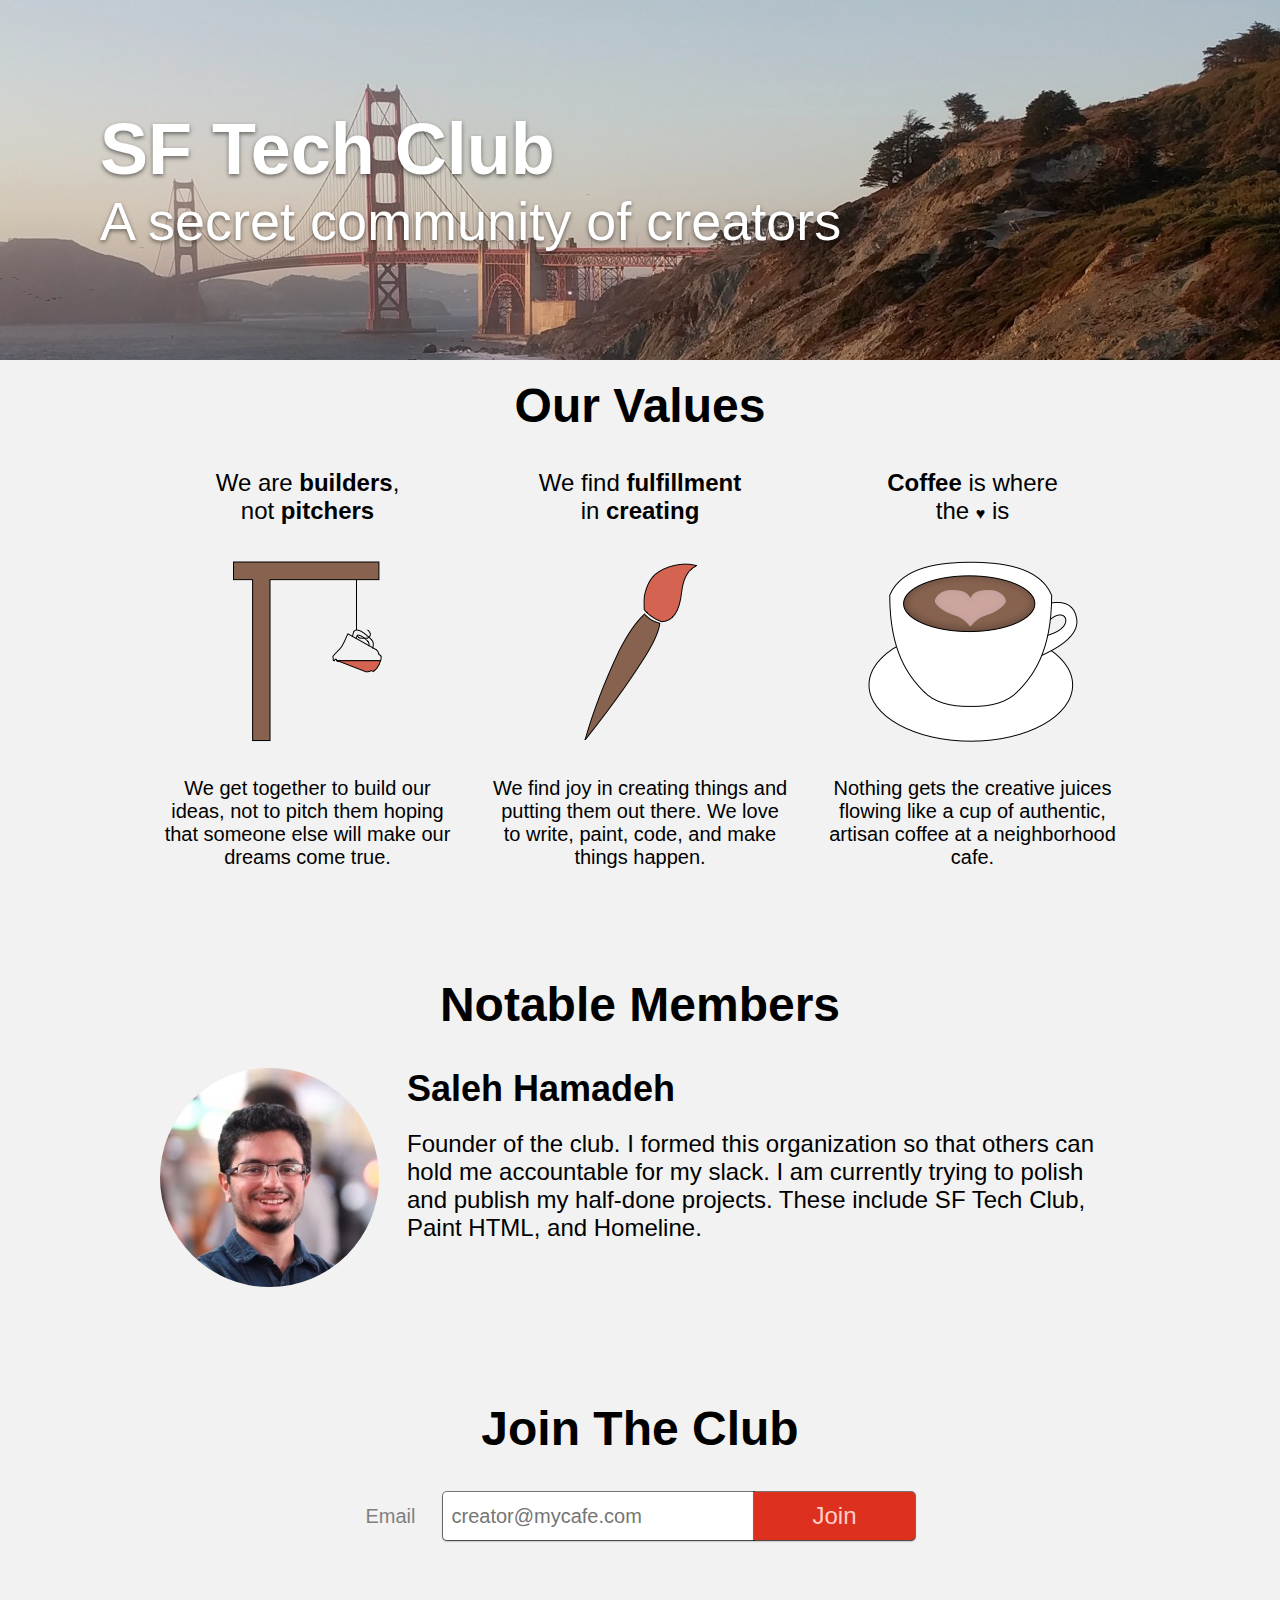
<file: index.html>
<!DOCTYPE html>
<html lang="en">
<head>
  <meta charset="UTF-8">
  <title>SF Tech Club</title>
  <link rel="stylesheet" href="styles.css">
</head>

<body>
  <div class="hero">
    <h1 class="site-title">SF Tech Club</h1>
    <p class="site-subtitle">A secret community of creators</p>
  </div>
  <div class="content">
    <h2>Our Values</h2>
    <div class="column-block">
      <div class="col-third">
        <p class="col-heading">We are <strong>builders</strong>,<br /> not <strong>pitchers</strong></p>
        <img src="images/builders.png"  width="149" height="181">
        <p class="col-description">We get together to build our ideas, not to pitch them hoping that someone else will make our dreams come true.</p>
      </div>
      <div class="col-third">
        <p class="col-heading">We find <strong>fulfillment</strong><br /> in <strong>creating</strong></p>
        <img src="images/creating.png" width="113" height="177">
        <p class="col-description">We find joy in creating things and putting them out there. We love to write, paint, code, and make things happen.</p>
      </div>
      <div class="col-third">
        <p class="col-heading"><strong>Coffee</strong> is where<br />the <strong style="font-size: 16px">♥</strong> is</p>
        <img src="images/coffee.png" width="210" height="181">
        <p class="col-description">Nothing gets the creative juices flowing like a cup of authentic, artisan coffee at a neighborhood cafe.</p>
      </div>
    </div>
    <h2>Notable Members</h2>
    <div class="notable-member">
      <div><img src="images/saleh.jpg" alt="Saleh Hamadeh"></div>
      <div class="about">
        <h3>Saleh Hamadeh</h3>
        <p>Founder of the club. I formed this organization so that others can hold me accountable for my slack. I am currently trying to polish and publish my half-done projects. These include SF Tech Club, Paint HTML, and Homeline.</p>
      </div>
    </div>
    <h2>Join The Club</h2>
    <form class="join-section"  action="https://sftechclub.us18.list-manage.com/subscribe/post?u=ed0d52e44a00af5f4c353d6fe&amp;id=d830709fc9" method="post" name="mc-embedded-subscribe-form" target="_blank" novalidate>
      <div class="label">Email</div>
      <input type="email" value="" name="EMAIL" class="input" placeholder="creator@mycafe.com" />
      <!-- Used for checking bots -->
      <div style="position: absolute; left: -5000px;" aria-hidden="true"><input type="text" name="b_ed0d52e44a00af5f4c353d6fe_d830709fc9" tabindex="-1" value=""></div>
      <input type="submit" value="Join" name="subscribe"  class="submit" />
    </form>
  </div>
  
</body>
</html>
</file>
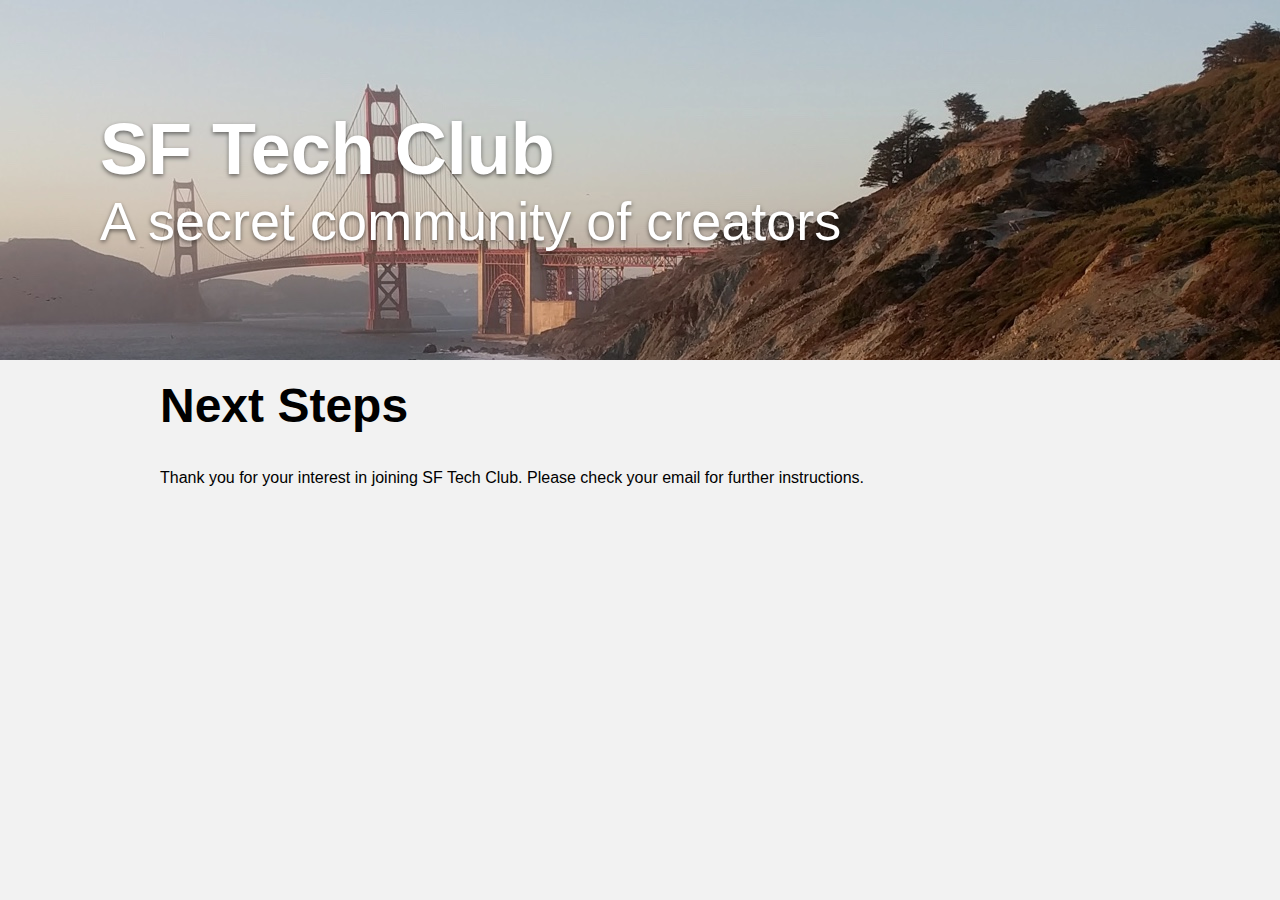
<file: next-steps.html>
<!DOCTYPE html>
<html lang="en">
<head>
  <meta charset="UTF-8">
  <meta name="robots" content="noindex">
  <title>SF Tech Club</title>
  <link rel="stylesheet" href="styles.css">
</head>

<body>
  <div class="hero">
    <h1 class="site-title">SF Tech Club</h1>
    <p class="site-subtitle">A secret community of creators</p>
  </div>
  <div class="content">
    <h2 class="align-left">Next Steps</h2>
    <p>Thank you for your interest in joining SF Tech Club. Please check your email for further instructions.</p>
  </div>
  
</body>
</html>
</file>
<file: styles.css>
* {
  margin: 0;
  padding: 0;
}

body {
  font-family: Helvetica, sans-serif;
  background-color: #F2F2F2;
  padding-bottom: 100px;
}

.hero {
  display: flex;
  flex-direction: column;
  justify-content: center;
  background: url("images/sf-bg.jpg");
  background-size: cover;
  color: #fff;
  text-shadow: 0 2px 4px rgba(0, 0, 0, .5);
  height: 360px;
  padding-left: 100px;
}

.site-title {
  font-size: 72px;
}

.site-subtitle {
  font-size: 54px;
}

.content {
  max-width: 960px;
  margin: auto;
}

h2 {
  text-align: center;
  font-size: 48px;
  margin-top: 108px;
  margin-bottom: 36px;
}

h2:first-child {
  margin-top: 18px;
}

.align-left {
  text-align: left;
}

.column-block {
  display: flex;
  justify-content: space-between;
  align-items: center;
  text-align: center;
}

.col-third {
  display: flex;
  flex-direction: column;
  align-items: center;
  justify-content: space-between;
  width: 295px;
  min-height: 400px;
  padding: 0 30px 0 0;
}

.col-third:last-child {
  padding-right: 0;
}

.col-heading {
  font-size: 24px;
}

.col-description {
  font-size: 20px;
}

.notable-member {
  display: flex;
  font-size: 24px;
}

.notable-member img {
  border-radius: 50%;
}

.notable-member .about {
  margin-left: 28px;
}

h3 {
  font-size: 36px;
  margin-bottom: 20px;
}

.join-section {
  display: flex;
  justify-content: center;
  align-items: center;
  font-size: 20px;
  color: #333;
}

.join-section .label {
  opacity: 0.6;
  margin-right: 28px;
}

.join-section .input, .join-section .submit {
  border: none;
  outline: 0;
  font-size: 20px;
  box-shadow: 0 0 0 1px rgba(0,0,0,.5), 0 1px 2px rgba(0,0,0,.5);
  height: 48px;
  line-height: 48px;
}

.join-section .input {
  border-top-left-radius: 4px;
  border-bottom-left-radius: 4px;
  padding-left: 8px;
  padding-right: 8px;
  min-width: 295px;
}

.join-section .submit {
  border-top-right-radius: 4px;
  border-bottom-right-radius: 4px;
  background-color: #DD301E;
  font-size: 24px;
  color: #FFD0C9;
  padding-left: 58px;
  padding-right: 58px;
  cursor: pointer;
}

.join-section .submit:hover {
  color: #fff;
}

@media only screen and (max-width: 630px) {
  .hero {
    padding-left: 20px;
  }
  
  .site-title {
    font-size: 64px;
  }

  .site-subtitle {
    font-size: 48px;
  }
  
  .column-block {
    flex-direction: column;
  }
  
  .col-third {
    margin-bottom: 36px;
    min-height: 360px;
    padding: 0;
  }
  
  .col-third:last-child {
    margin-bottom: 0;
  }
  
  h2 {
    margin-top: 58px;
  }

  .notable-member {
    flex-direction: column;
    text-align: center;
    font-size: 24px;
    max-width: 400px;
    margin: auto;
  }
  
  h3 {
    margin: 20px 0 10px;
  }
  
  .notable-member .about {
    margin-left: 0;
  }
  
  .join-section {
    flex-direction: column;
    width: 311px;
    margin: auto;
  }
  
  .join-section .label {
    align-self: flex-start;
  }
  
  .join-section .submit {
    align-self: flex-end;
    width: 100%;
    margin-top: 20px;
  }

  .join-section .input, .join-section .submit {
    border-radius: 4px;
  }
}
</file>
